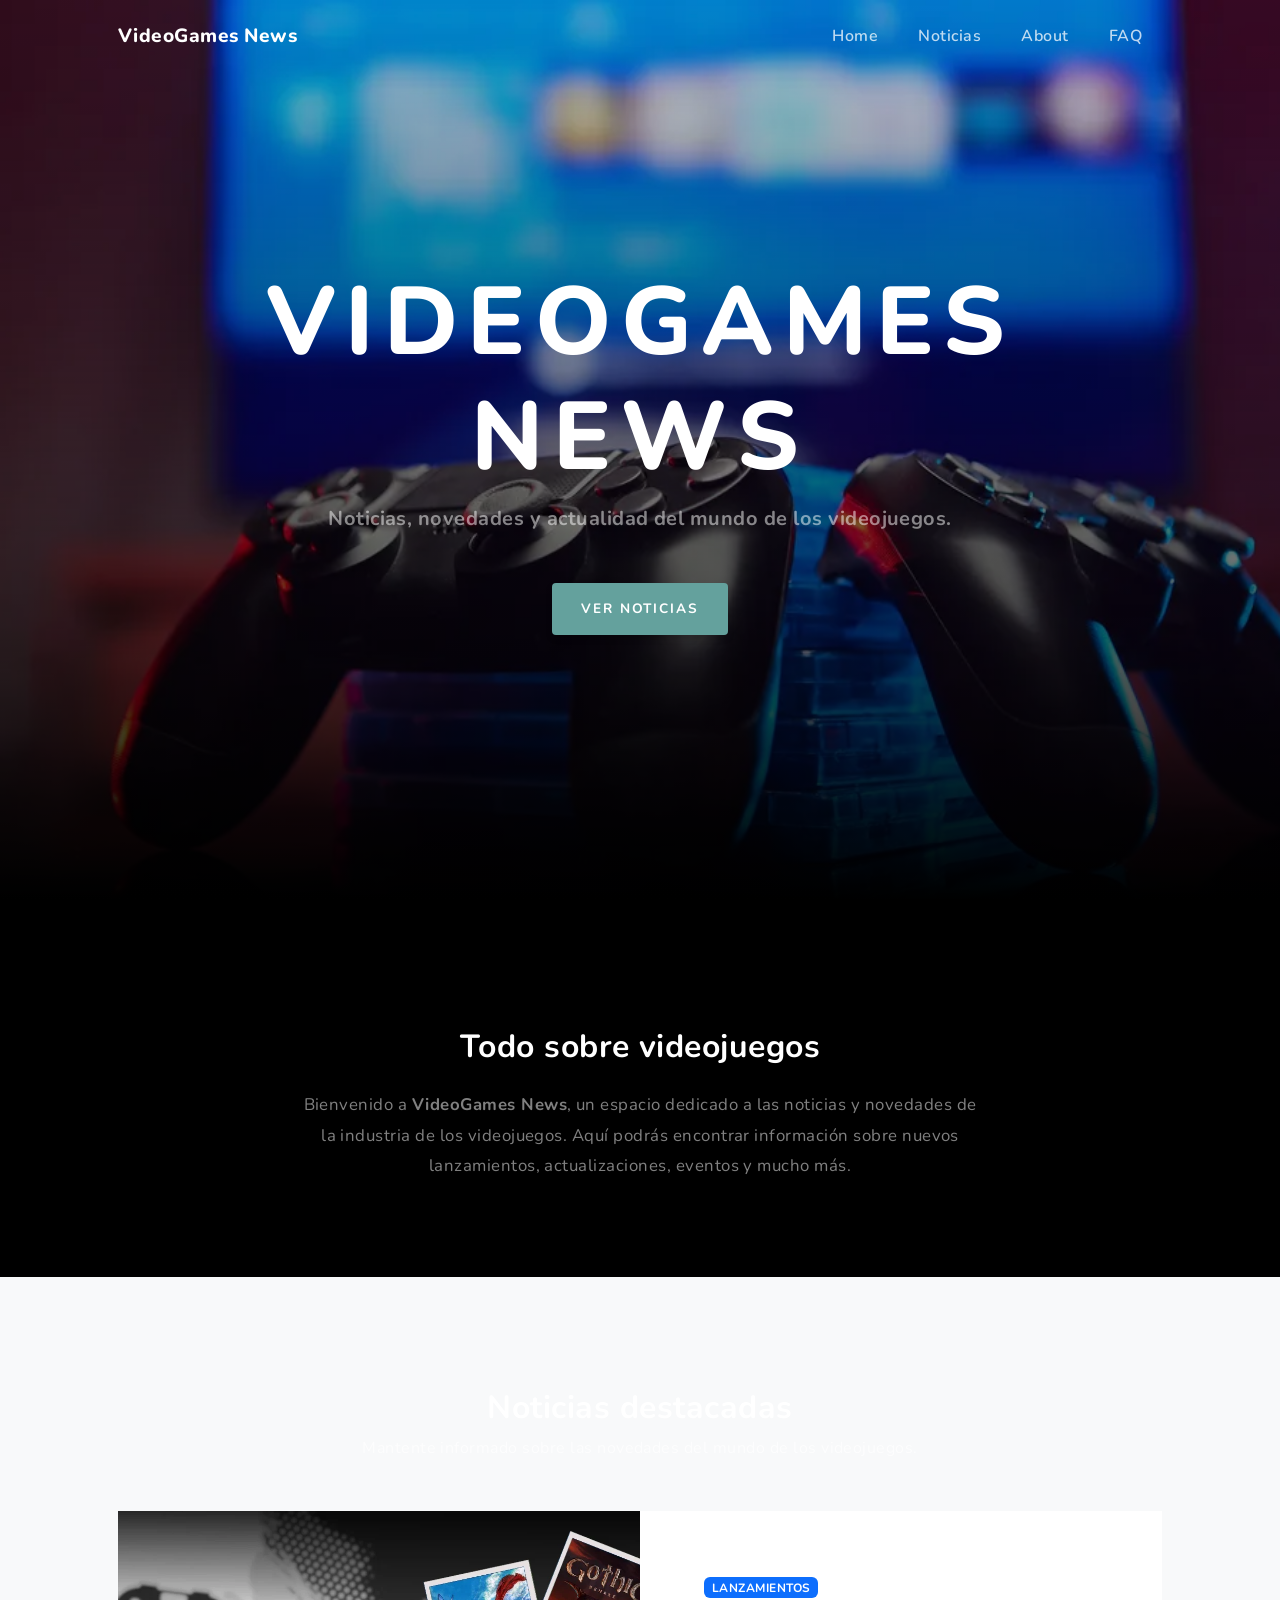
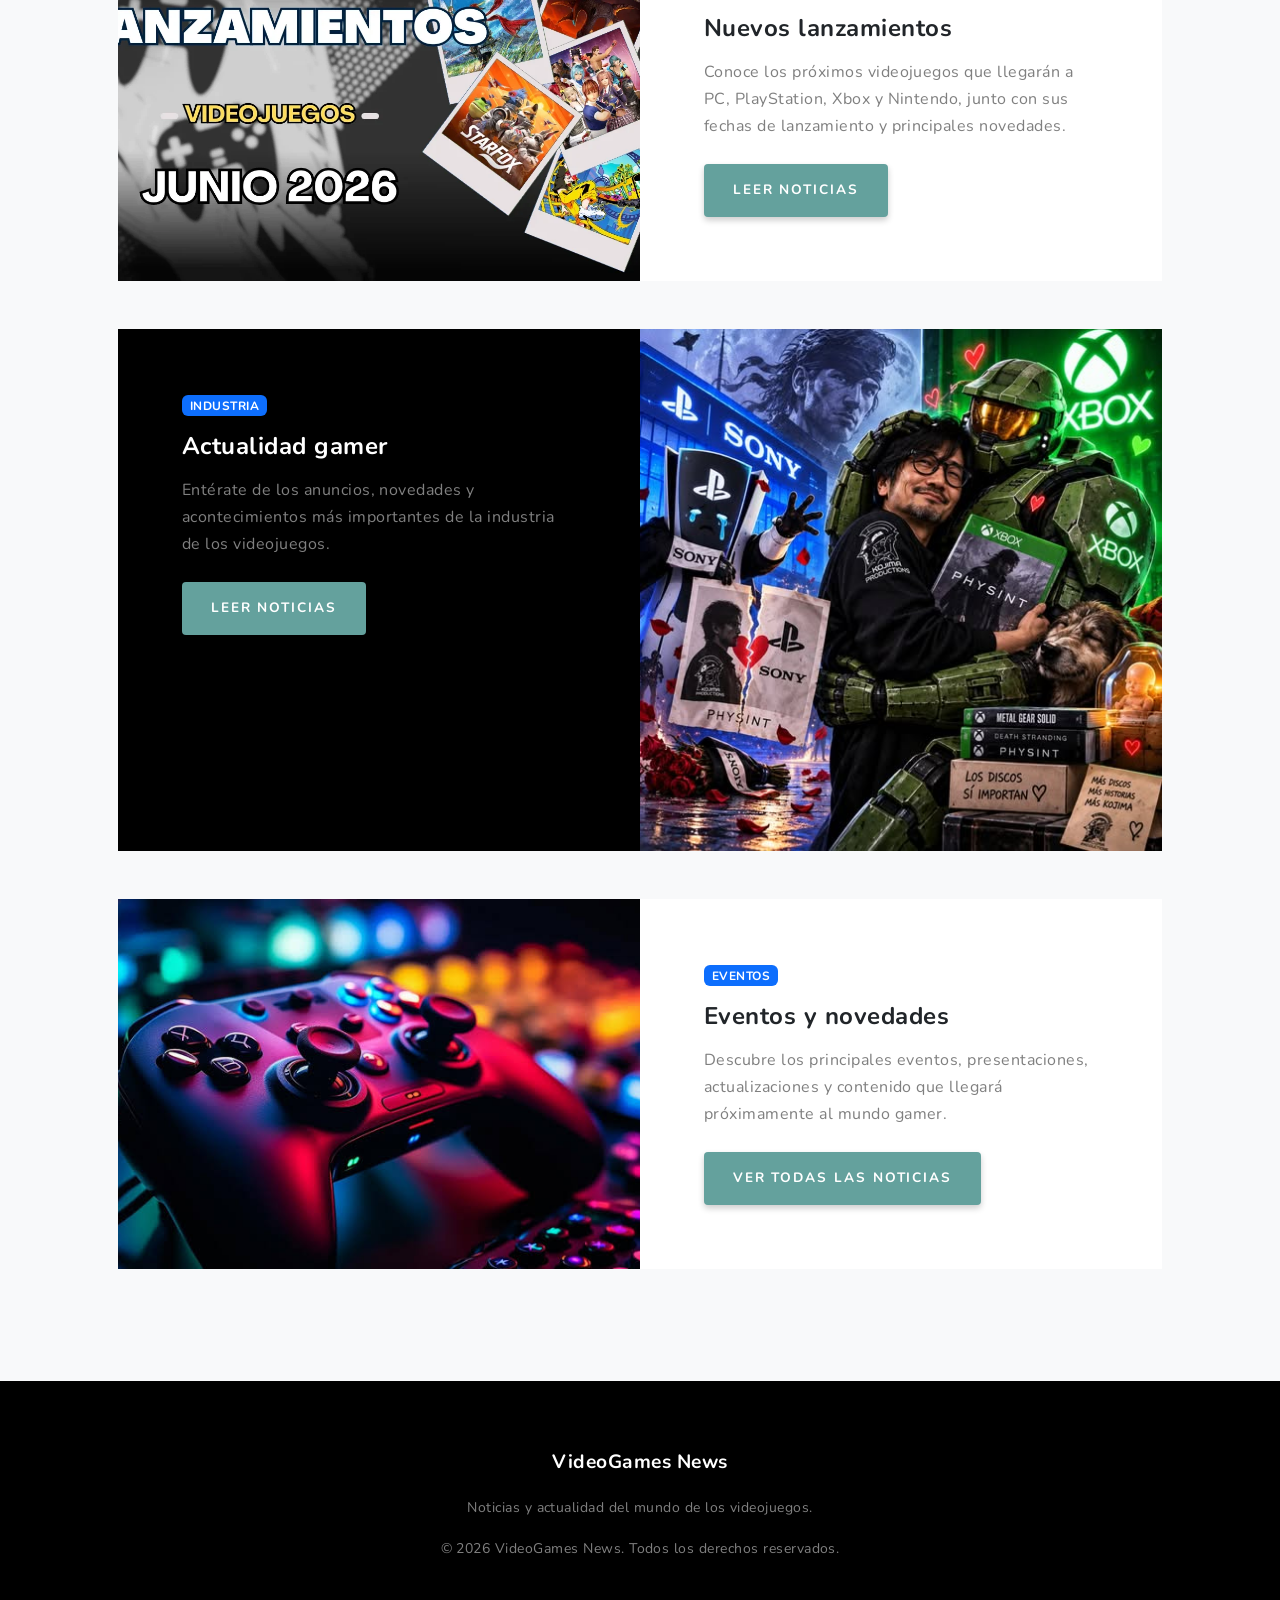
<file: index.html>
<!DOCTYPE html>
<html lang="es">
<head>
    <meta charset="utf-8" />
    <meta name="viewport" content="width=device-width, initial-scale=1, shrink-to-fit=no" />

    <meta name="description" content="VideoGames News - Noticias, novedades y actualidad del mundo de los videojuegos." />
    <meta name="author" content="VideoGames News" />

    <title>VideoGames News</title>

    <link rel="icon" type="image/x-icon" href="assets/favicon.ico" />

    <!-- Google Fonts -->
    <link href="https://fonts.googleapis.com/css2?family=Nunito:wght@400;600;700;800&display=swap" rel="stylesheet">

    <!-- Bootstrap Icons -->
    <link href="https://cdn.jsdelivr.net/npm/bootstrap-icons@1.11.3/font/bootstrap-icons.css" rel="stylesheet">

    <!-- Bootstrap -->
    <link href="https://cdn.jsdelivr.net/npm/bootstrap@5.2.3/dist/css/bootstrap.min.css" rel="stylesheet">

    <!-- CSS propio -->
    <link href="css/styles.css" rel="stylesheet" />
</head>

<body id="page-top" class="d-flex flex-column h-100">

    <!-- NAVBAR -->
    <nav class="navbar navbar-expand-lg fixed-top" id="mainNav">
        <div class="container px-4 px-lg-5">

            <a class="navbar-brand" href="index.html">
                VideoGames News
            </a>

            <button class="navbar-toggler" 
                    type="button" 
                    data-bs-toggle="collapse" 
                    data-bs-target="#navbarResponsive"
                    aria-controls="navbarResponsive" 
                    aria-expanded="false" 
                    aria-label="Toggle navigation">
                <i class="bi bi-list"></i>
            </button>

            <div class="collapse navbar-collapse" id="navbarResponsive">
                <ul class="navbar-nav ms-auto">

                    <li class="nav-item">
                        <a class="nav-link" href="index.html">Home</a>
                    </li>

                    <li class="nav-item">
                        <a class="nav-link" href="noticias.html">Noticias</a>
                    </li>

                    <li class="nav-item">
                        <a class="nav-link" href="about.html">About</a>
                    </li>

                    <li class="nav-item">
                        <a class="nav-link" href="faq.html">FAQ</a>
                    </li>

                </ul>
            </div>
        </div>
    </nav>


    <!-- HERO / PORTADA -->
    <header class="masthead">

        <div class="container px-4 px-lg-5 d-flex h-100 align-items-center justify-content-center">

            <div class="text-center">

                <h1 class="mx-auto my-0 text-uppercase">
                    VideoGames News
                </h1>

                <h2 class="text-white-50 mx-auto mt-2 mb-5">
                    Noticias, novedades y actualidad del mundo de los videojuegos.
                </h2>

                <a class="btn btn-primary" href="noticias.html">
                    Ver noticias
                </a>

            </div>

        </div>

    </header>


    <!-- PRESENTACIÓN -->
    <section class="about-section text-center" id="about">

        <div class="container px-4 px-lg-5">

            <div class="row justify-content-center">

                <div class="col-lg-8">

                    <h2 class="text-white mb-4">
                        Todo sobre videojuegos
                    </h2>

                    <p class="text-white-50">
                        Bienvenido a <strong>VideoGames News</strong>, un espacio dedicado
                        a las noticias y novedades de la industria de los videojuegos.
                        Aquí podrás encontrar información sobre nuevos lanzamientos,
                        actualizaciones, eventos y mucho más.
                    </p>

                </div>

            </div>

        </div>

    </section>


    <!-- NOTICIAS DESTACADAS -->
<section class="projects-section bg-light" id="noticias">

    <div class="container px-4 px-lg-5">

        <div class="text-center mb-5">

            <h2 class="section-title">
                Noticias destacadas
            </h2>

            <p class="text-muted">
                Mantente informado sobre las novedades del mundo de los videojuegos.
            </p>

        </div>


        <!-- NOTICIA 1 -->
        <div class="row gx-0 mb-5 justify-content-center">

            <div class="col-lg-6">
                <img class="img-fluid"
                     src="assets/img/lanzamientos.jpg"
                     alt="Nuevos lanzamientos de videojuegos">
            </div>

            <div class="col-lg-6">

                <div class="bg-white h-100 project-text">

                    <span class="badge bg-primary mb-3">
                        LANZAMIENTOS
                    </span>

                    <h4>
                        Nuevos lanzamientos
                    </h4>

                    <p class="mb-0 text-black-50">
                        Conoce los próximos videojuegos que llegarán a PC,
                        PlayStation, Xbox y Nintendo, junto con sus fechas
                        de lanzamiento y principales novedades.
                    </p>

                    <a href="noticias.html" class="btn btn-primary mt-4">
                        Leer noticias
                    </a>

                </div>

            </div>

        </div>


        <!-- NOTICIA 2 -->
        <div class="row gx-0 mb-5 justify-content-center">

            <div class="col-lg-6">

                <img class="img-fluid"
                     src="assets/img/noticia3.jpg"
                     alt="Noticias de la industria de videojuegos">

            </div>

            <div class="col-lg-6 order-lg-first">

                <div class="bg-black h-100 project-text">

                    <span class="badge bg-primary mb-3">
                        INDUSTRIA
                    </span>

                    <h4 class="text-white">
                        Actualidad gamer
                    </h4>

                    <p class="mb-0 text-white-50">
                        Entérate de los anuncios, novedades y acontecimientos
                        más importantes de la industria de los videojuegos.
                    </p>

                    <a href="noticias.html" class="btn btn-primary mt-4">
                        Leer noticias
                    </a>

                </div>

            </div>

        </div>


        <!-- NOTICIA 3 -->
        <div class="row gx-0 justify-content-center">

            <div class="col-lg-6">

                <img class="img-fluid"
                     src="assets/img/novedades.jpg"
                     alt="Eventos y novedades de videojuegos">

            </div>

            <div class="col-lg-6">

                <div class="bg-white h-100 project-text">

                    <span class="badge bg-primary mb-3">
                        EVENTOS
                    </span>

                    <h4>
                        Eventos y novedades
                    </h4>

                    <p class="mb-0 text-black-50">
                        Descubre los principales eventos, presentaciones,
                        actualizaciones y contenido que llegará próximamente
                        al mundo gamer.
                    </p>

                    <a href="noticias.html" class="btn btn-primary mt-4">
                        Ver todas las noticias
                    </a>

                </div>

            </div>

        </div>

    </div>

</section>


    <!-- FOOTER -->
    <footer class="footer bg-black small text-center text-white-50">

        <div class="container px-4 px-lg-5">

            <div class="mb-3">
                <strong>VideoGames News</strong>
            </div>

            <div class="mb-3">
                Noticias y actualidad del mundo de los videojuegos.
            </div>

            <div>
                &copy; 2026 VideoGames News. Todos los derechos reservados.
            </div>

        </div>

    </footer>


    <!-- Bootstrap JS -->
    <script src="https://cdn.jsdelivr.net/npm/bootstrap@5.2.3/dist/js/bootstrap.bundle.min.js"></script>

    <!-- JavaScript propio -->
    <script src="js/scripts.js"></script>

</body>
</html>
</file>
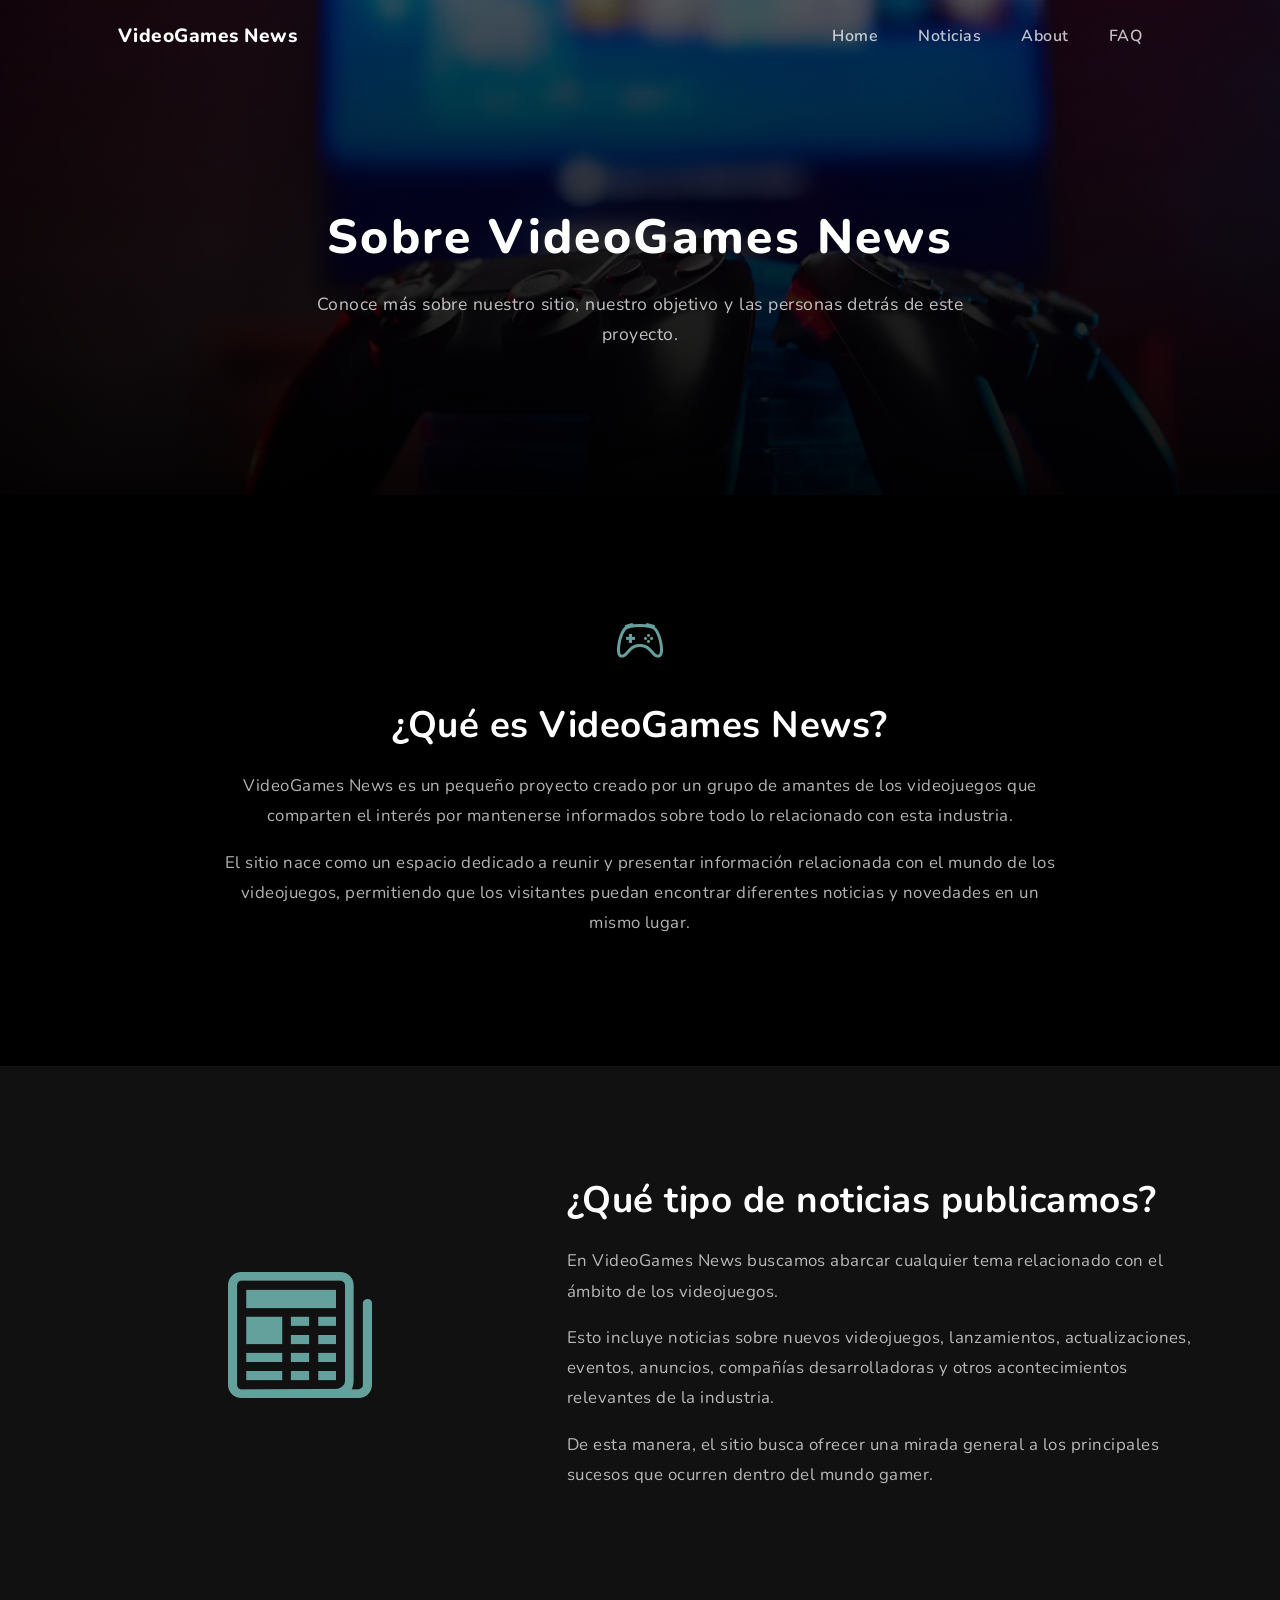
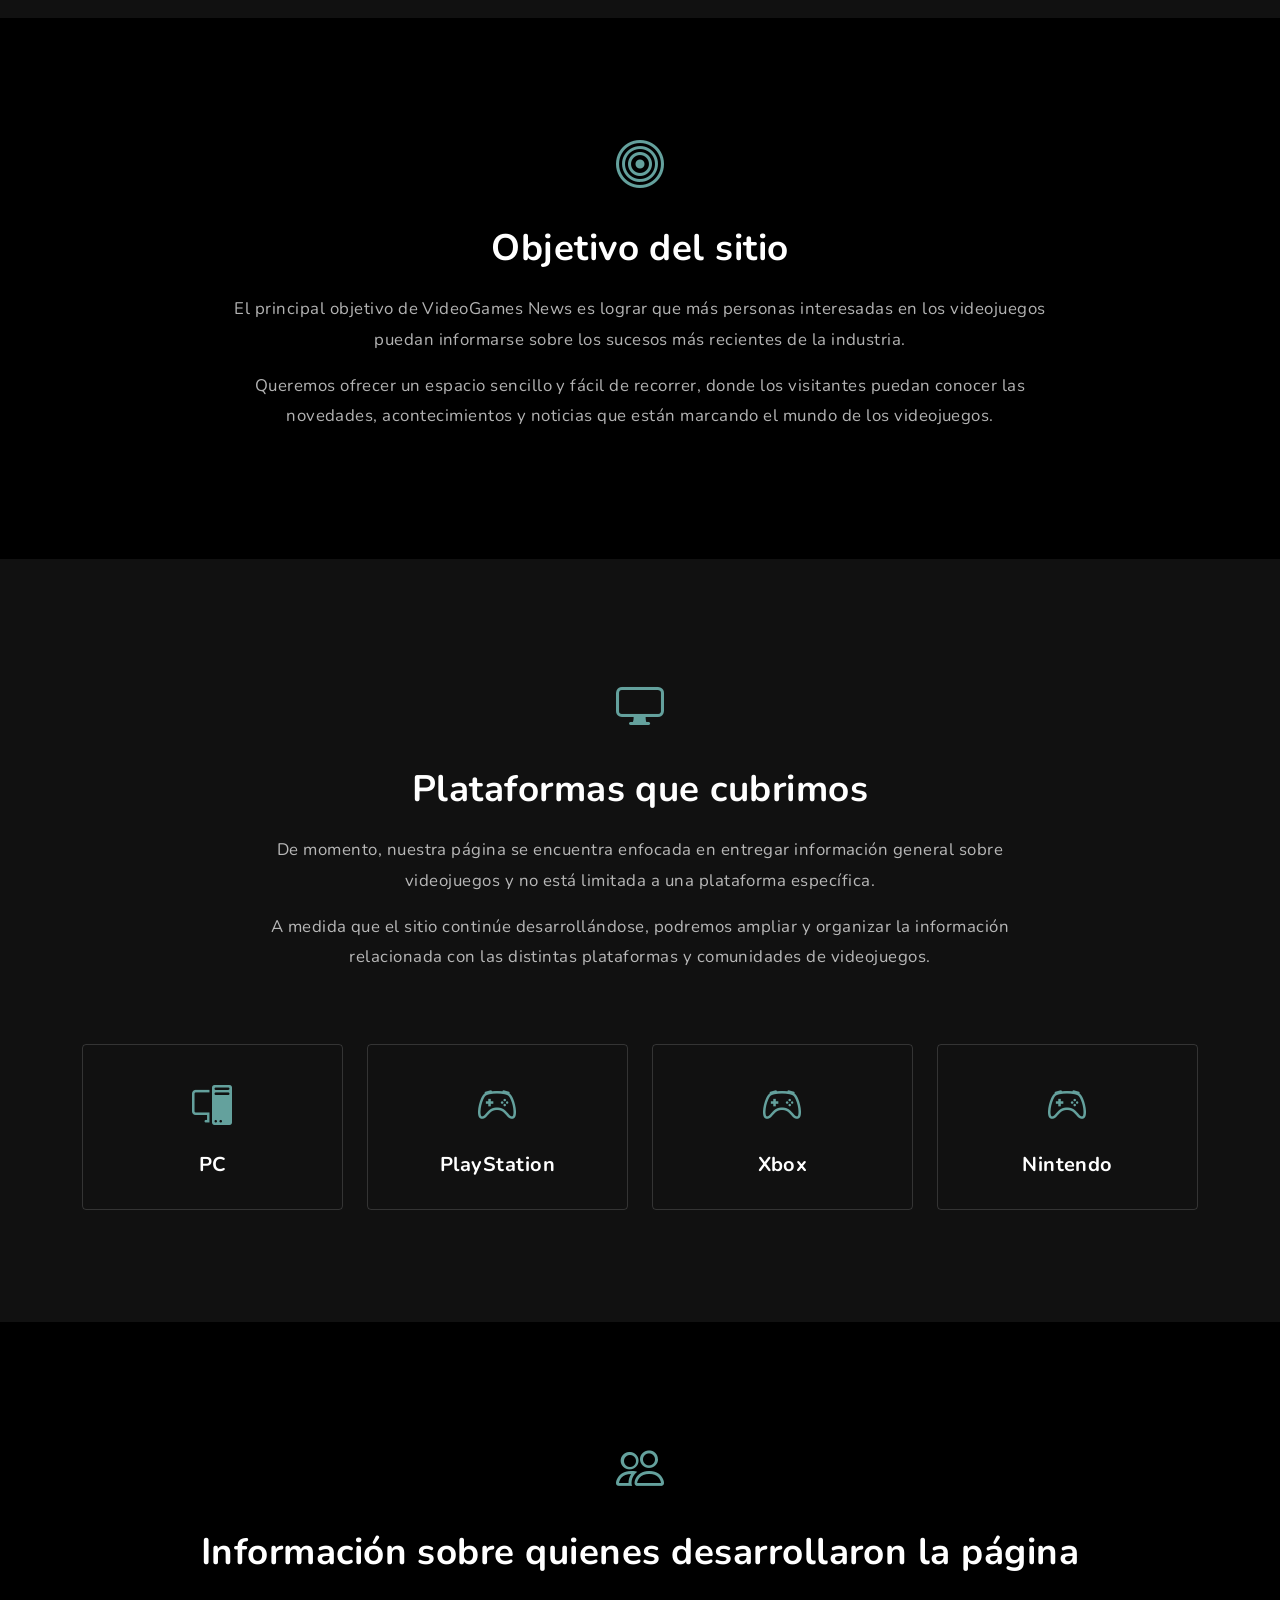
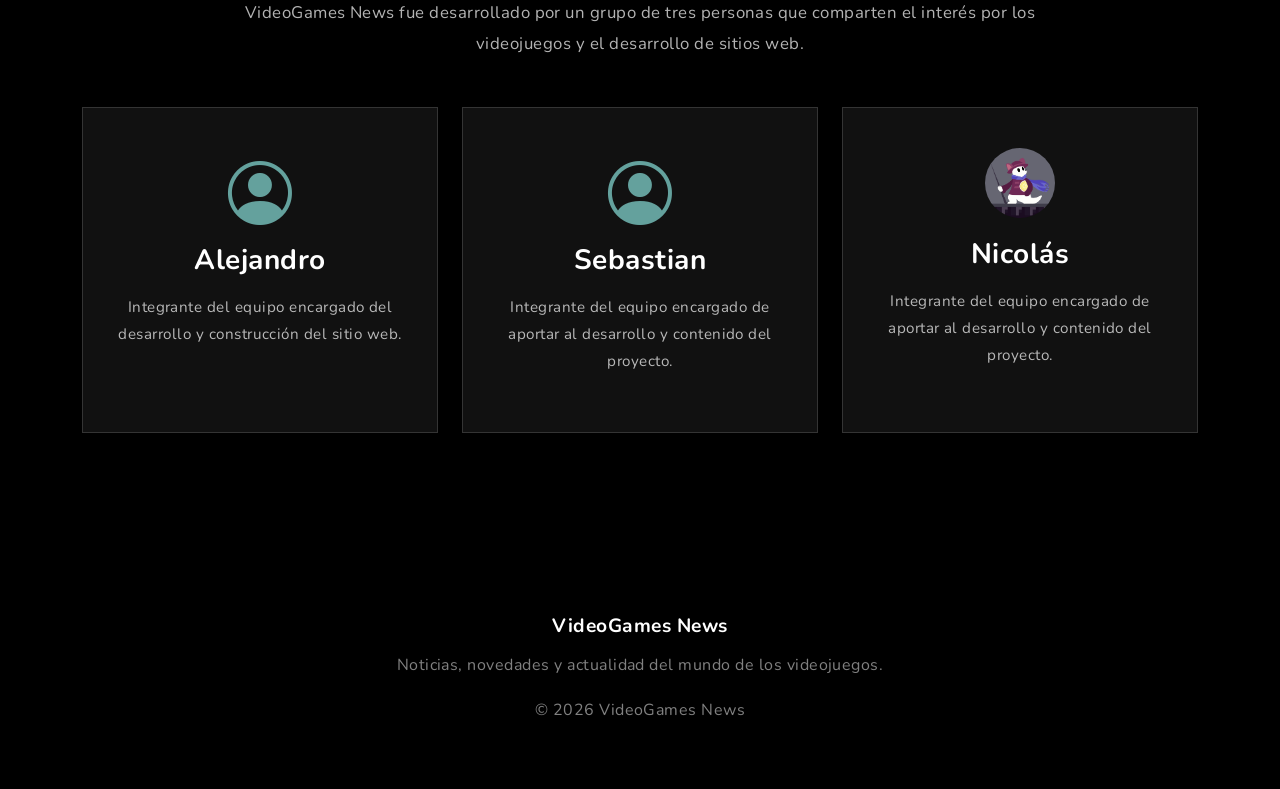
<file: about.html>
<!DOCTYPE html>
<html lang="es">

<head>
    <meta charset="utf-8" />
    <meta name="viewport" content="width=device-width, initial-scale=1, shrink-to-fit=no" />

    <meta name="description"
        content="VideoGames News - Noticias, novedades y actualidad del mundo de los videojuegos." />
    <meta name="author" content="VideoGames News" />

    <title>VideoGames News</title>

    <link rel="icon" type="image/x-icon" href="assets/favicon.ico" />

    <!-- Google Fonts -->
    <link href="https://fonts.googleapis.com/css2?family=Nunito:wght@400;600;700;800&display=swap" rel="stylesheet">

    <!-- Bootstrap Icons -->
    <link href="https://cdn.jsdelivr.net/npm/bootstrap-icons@1.11.3/font/bootstrap-icons.css" rel="stylesheet">

    <!-- Bootstrap -->
    <link href="https://cdn.jsdelivr.net/npm/bootstrap@5.2.3/dist/css/bootstrap.min.css" rel="stylesheet">

    <!-- CSS propio -->
    <link href="css/styles.css" rel="stylesheet" />
</head>

<body id="page-top" class="d-flex flex-column h-100">

    <!-- NAVBAR -->
    <nav class="navbar navbar-expand-lg fixed-top" id="mainNav">
        <div class="container px-4 px-lg-5">

            <a class="navbar-brand" href="index.html">
                VideoGames News
            </a>

            <button class="navbar-toggler" type="button" data-bs-toggle="collapse" data-bs-target="#navbarResponsive"
                aria-controls="navbarResponsive" aria-expanded="false" aria-label="Toggle navigation">
                <i class="bi bi-list"></i>
            </button>

            <div class="collapse navbar-collapse" id="navbarResponsive">
                <ul class="navbar-nav ms-auto">

                    <li class="nav-item">
                        <a class="nav-link" href="index.html">Home</a>
                    </li>

                    <li class="nav-item">
                        <a class="nav-link" href="noticias.html">Noticias</a>
                    </li>

                    <li class="nav-item">
                        <a class="nav-link" href="about.html">About</a>
                    </li>

                    <li class="nav-item">
                        <a class="nav-link" href="faq.html">FAQ</a>
                    </li>

                </ul>
            </div>
        </div>
    </nav>


    <!-- ENCABEZADO -->
    <header class="about-header">

        <div class="container text-center">

            <h1>Sobre VideoGames News</h1>

            <p>
                Conoce más sobre nuestro sitio, nuestro objetivo
                y las personas detrás de este proyecto.
            </p>

        </div>

    </header>


    <!-- QUÉ ES VIDEOGAMES NEWS -->
    <section class="about-info-section">

        <div class="container">

            <div class="row justify-content-center">

                <div class="col-lg-9 text-center">

                    <i class="bi bi-controller about-icon"></i>

                    <h2>¿Qué es VideoGames News?</h2>

                    <p>
                        VideoGames News es un pequeño proyecto creado por un grupo
                        de amantes de los videojuegos que comparten el interés por
                        mantenerse informados sobre todo lo relacionado con esta
                        industria.
                    </p>

                    <p>
                        El sitio nace como un espacio dedicado a reunir y presentar
                        información relacionada con el mundo de los videojuegos,
                        permitiendo que los visitantes puedan encontrar diferentes
                        noticias y novedades en un mismo lugar.
                    </p>

                </div>

            </div>

        </div>

    </section>


    <!-- TIPO DE NOTICIAS -->
    <section class="about-dark-section">

        <div class="container">

            <div class="row align-items-center g-5">

                <div class="col-lg-5 text-center">

                    <i class="bi bi-newspaper about-big-icon"></i>

                </div>

                <div class="col-lg-7">

                    <h2>¿Qué tipo de noticias publicamos?</h2>

                    <p>
                        En VideoGames News buscamos abarcar cualquier tema
                        relacionado con el ámbito de los videojuegos.
                    </p>

                    <p>
                        Esto incluye noticias sobre nuevos videojuegos,
                        lanzamientos, actualizaciones, eventos, anuncios,
                        compañías desarrolladoras y otros acontecimientos
                        relevantes de la industria.
                    </p>

                    <p>
                        De esta manera, el sitio busca ofrecer una mirada
                        general a los principales sucesos que ocurren dentro
                        del mundo gamer.
                    </p>

                </div>

            </div>

        </div>

    </section>


    <!-- OBJETIVO -->
    <section class="about-info-section">

        <div class="container">

            <div class="row justify-content-center">

                <div class="col-lg-9 text-center">

                    <i class="bi bi-bullseye about-icon"></i>

                    <h2>Objetivo del sitio</h2>

                    <p>
                        El principal objetivo de VideoGames News es lograr que
                        más personas interesadas en los videojuegos puedan
                        informarse sobre los sucesos más recientes de la industria.
                    </p>

                    <p>
                        Queremos ofrecer un espacio sencillo y fácil de recorrer,
                        donde los visitantes puedan conocer las novedades,
                        acontecimientos y noticias que están marcando el mundo
                        de los videojuegos.
                    </p>

                </div>

            </div>

        </div>

    </section>


    <!-- PLATAFORMAS -->
    <section class="about-dark-section">

        <div class="container text-center">

            <i class="bi bi-display about-icon"></i>

            <h2>Plataformas que cubrimos</h2>

            <p class="about-platform-text">
                De momento, nuestra página se encuentra enfocada en entregar
                información general sobre videojuegos y no está limitada a una
                plataforma específica.
            </p>

            <p class="about-platform-text">
                A medida que el sitio continúe desarrollándose, podremos ampliar
                y organizar la información relacionada con las distintas
                plataformas y comunidades de videojuegos.
            </p>

            <div class="row mt-5 g-4">

                <div class="col-md-3">
                    <div class="platform-box">
                        <i class="bi bi-pc-display"></i>
                        <h5>PC</h5>
                    </div>
                </div>

                <div class="col-md-3">
                    <div class="platform-box">
                        <i class="bi bi-controller"></i>
                        <h5>PlayStation</h5>
                    </div>
                </div>

                <div class="col-md-3">
                    <div class="platform-box">
                        <i class="bi bi-controller"></i>
                        <h5>Xbox</h5>
                    </div>
                </div>

                <div class="col-md-3">
                    <div class="platform-box">
                        <i class="bi bi-controller"></i>
                        <h5>Nintendo</h5>
                    </div>
                </div>

            </div>

        </div>

    </section>


    <!-- DESARROLLADORES -->
    <section class="about-team-section">

        <div class="container text-center">

            <i class="bi bi-people about-icon"></i>

            <h2>Información sobre quienes desarrollaron la página</h2>

            <p class="team-description">
                VideoGames News fue desarrollado por un grupo de tres personas
                que comparten el interés por los videojuegos y el desarrollo
                de sitios web.
            </p>

            <div class="row justify-content-center g-4 mt-4">

                <!-- ALEJANDRO -->
                <div class="col-md-4">

                    <div class="team-card">

                        <i class="bi bi-person-circle"></i>

                        <h3>Alejandro</h3>

                        <p>
                            Integrante del equipo encargado del desarrollo
                            y construcción del sitio web.
                        </p>

                    </div>

                </div>


                <!-- SEBASTIAN -->
                <div class="col-md-4">

                    <div class="team-card">

                        <i class="bi bi-person-circle"></i>

                        <h3>Sebastian</h3>

                        <p>
                            Integrante del equipo encargado de aportar
                            al desarrollo y contenido del proyecto.
                        </p>

                    </div>

                </div>


                <!-- NICOLAS -->
                <div class="col-md-4">

                    <div class="team-card">

                        <img src="assets/img/nico_icon.webp"
                            alt="icon"
                            style="width: 70px;
                            height: auto;
                            border-radius: 50%;
                            margin-bottom: 20px;">

                        <h3>Nicolás</h3>

                        <p>
                            Integrante del equipo encargado de aportar
                            al desarrollo y contenido del proyecto.
                        </p>

                    </div>

                </div>

            </div>

        </div>

    </section>


    <!-- FOOTER -->
    <footer class="footer text-center">

        <div class="container">

            <strong>VideoGames News</strong>

            <p class="text-white-50 mb-0 mt-2">
                Noticias, novedades y actualidad del mundo de los videojuegos.
            </p>

            <p class="text-white-50 mt-3 mb-0">
                © 2026 VideoGames News
            </p>

        </div>

    </footer>


    <!-- Bootstrap JS -->
    <script src="https://cdn.jsdelivr.net/npm/bootstrap@5.2.3/dist/js/bootstrap.bundle.min.js"></script>

    <!-- JavaScript propio -->
    <script src="js/scripts.js"></script>

</body>

</html>
</file>
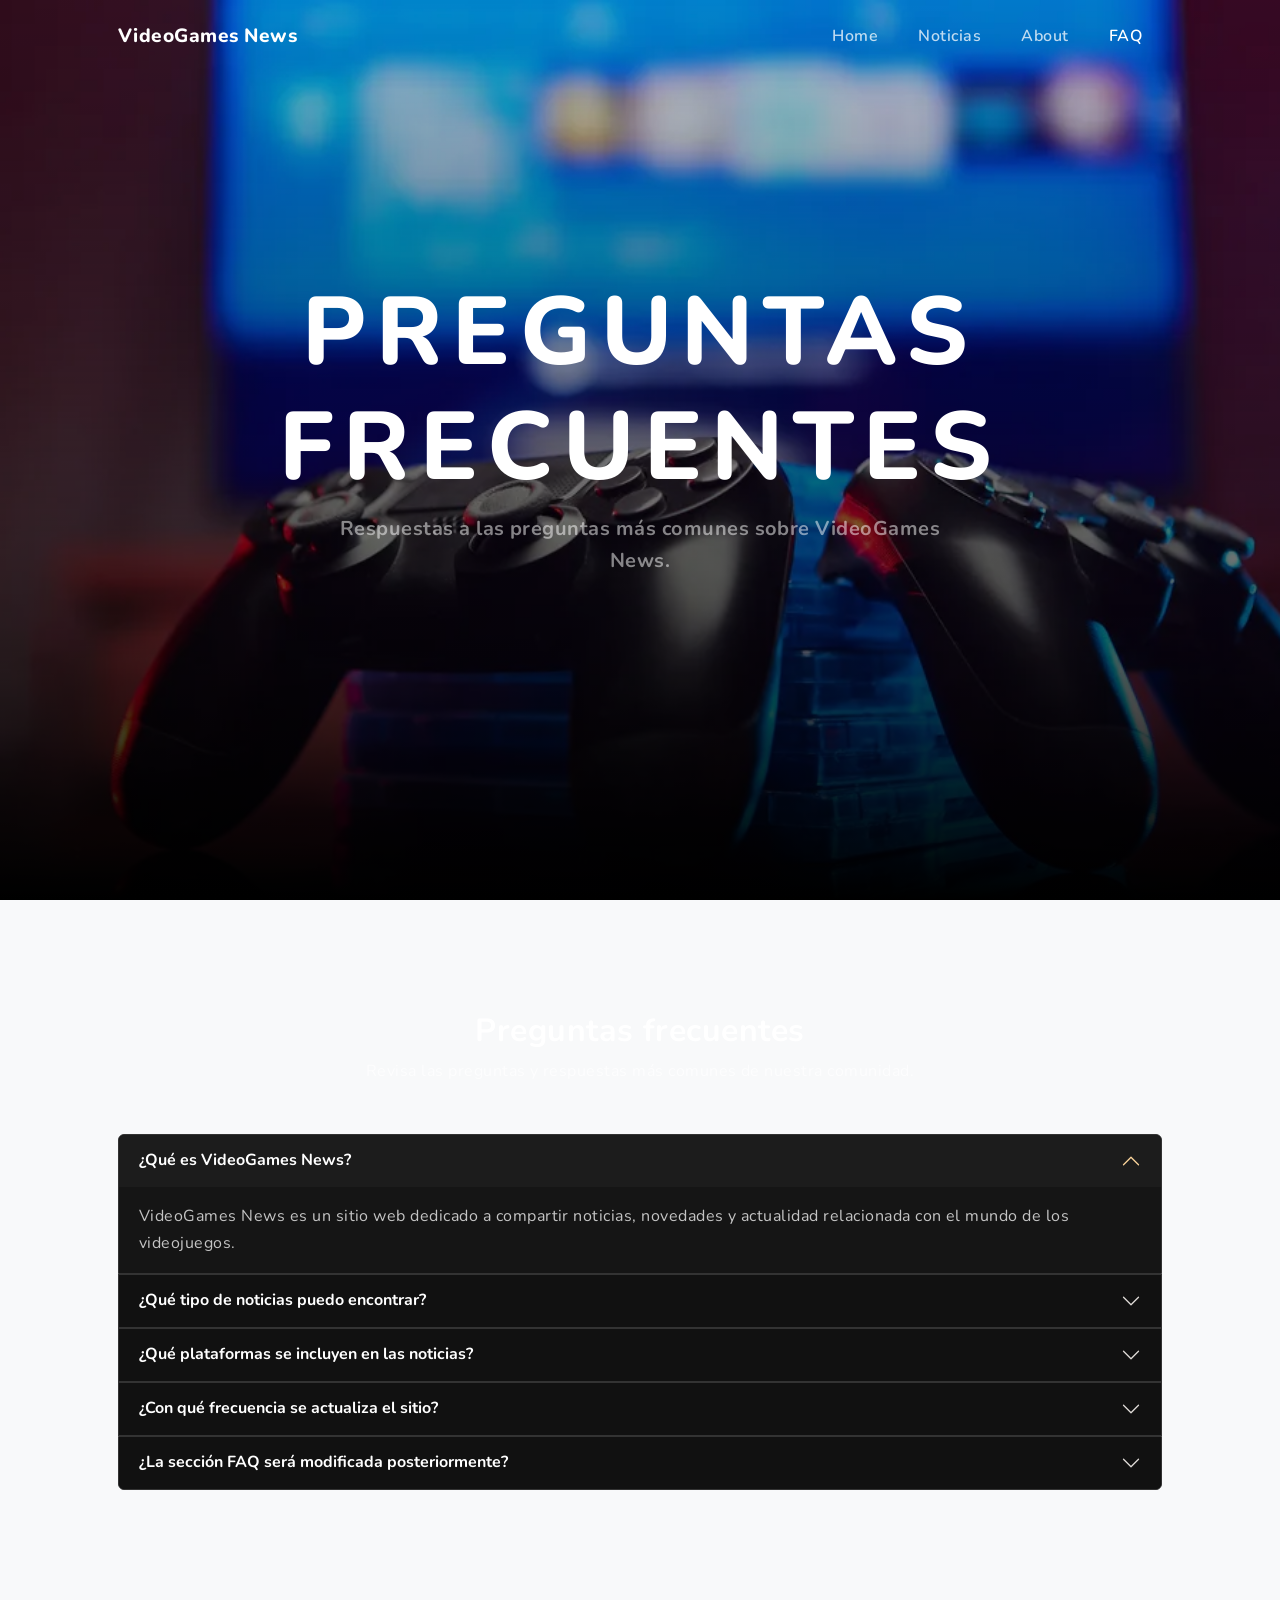
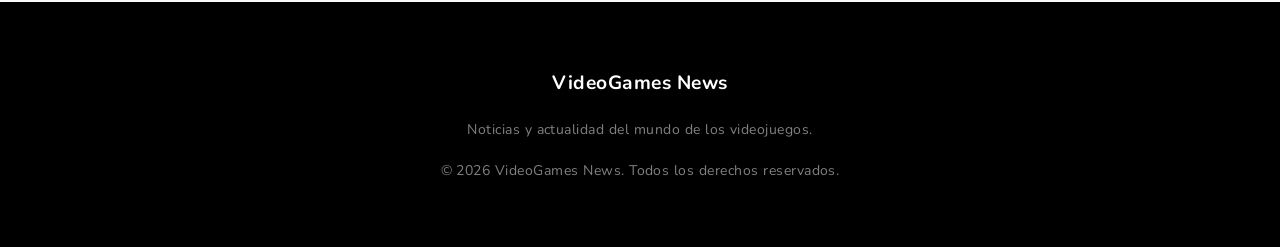
<file: faq.html>
<!DOCTYPE html>
<html lang="es">
<head>
    <meta charset="utf-8" />
    <meta name="viewport" content="width=device-width, initial-scale=1, shrink-to-fit=no" />

    <meta name="description" content="Preguntas frecuentes de VideoGames News." />
    <meta name="author" content="VideoGames News" />

    <title>FAQ - VideoGames News</title>

    <link rel="icon" type="image/x-icon" href="assets/favicon.ico" />

    <!-- Google Fonts -->
    <link href="https://fonts.googleapis.com/css2?family=Nunito:wght@400;600;700;800&display=swap" rel="stylesheet">

    <!-- Bootstrap Icons -->
    <link href="https://cdn.jsdelivr.net/npm/bootstrap-icons@1.11.3/font/bootstrap-icons.css" rel="stylesheet">

    <!-- Bootstrap -->
    <link href="https://cdn.jsdelivr.net/npm/bootstrap@5.2.3/dist/css/bootstrap.min.css" rel="stylesheet">

    <!-- CSS propio -->
    <link href="css/styles.css" rel="stylesheet" />
</head>

<body id="page-top" class="d-flex flex-column min-vh-100">

    <!-- NAVBAR -->
    <nav class="navbar navbar-expand-lg fixed-top" id="mainNav">
        <div class="container px-4 px-lg-5">

            <a class="navbar-brand" href="index.html">
                VideoGames News
            </a>

            <button class="navbar-toggler"
                    type="button"
                    data-bs-toggle="collapse"
                    data-bs-target="#navbarResponsive"
                    aria-controls="navbarResponsive"
                    aria-expanded="false"
                    aria-label="Toggle navigation">

                <i class="bi bi-list"></i>

            </button>

            <div class="collapse navbar-collapse" id="navbarResponsive">

                <ul class="navbar-nav ms-auto">

                    <li class="nav-item">
                        <a class="nav-link" href="index.html">
                            Home
                        </a>
                    </li>

                    <li class="nav-item">
                        <a class="nav-link" href="noticias.html">
                            Noticias
                        </a>
                    </li>

                    <li class="nav-item">
                        <a class="nav-link" href="about.html">
                            About
                        </a>
                    </li>

                    <li class="nav-item">
                        <a class="nav-link active" href="FAQ.html">
                            FAQ
                        </a>
                    </li>

                </ul>

            </div>
        </div>
    </nav>


    <!-- HERO FAQ -->
    <header class="masthead">

        <div class="container px-4 px-lg-5 d-flex h-100 align-items-center justify-content-center">

            <div class="text-center">

                <h1 class="mx-auto my-0 text-uppercase">
                    Preguntas frecuentes
                </h1>

                <h2 class="text-white-50 mx-auto mt-2 mb-5">
                    Respuestas a las preguntas más comunes sobre VideoGames News.
                </h2>

            </div>

        </div>

    </header>


    <!-- SECCIÓN FAQ -->
    <section class="projects-section bg-light">

        <div class="container px-4 px-lg-5">

            <div class="text-center mb-5">

                <h2 class="section-title">
                    Preguntas frecuentes
                </h2>

                <p class="text-muted">
                    Revisa las preguntas y respuestas más comunes de nuestra comunidad.
                </p>

            </div>


            <!-- ACORDEÓN -->
            <div class="accordion" id="faqAccordion">


                <!-- PREGUNTA 1 -->
                <div class="accordion-item">

                    <h2 class="accordion-header" id="headingOne">

                        <button class="accordion-button"
                                type="button"
                                data-bs-toggle="collapse"
                                data-bs-target="#collapseOne"
                                aria-expanded="true"
                                aria-controls="collapseOne">

                            ¿Qué es VideoGames News?

                        </button>

                    </h2>

                    <div id="collapseOne"
                         class="accordion-collapse collapse show"
                         aria-labelledby="headingOne"
                         data-bs-parent="#faqAccordion">

                        <div class="accordion-body">

                            <p class="mb-0">
                                VideoGames News es un sitio web dedicado a compartir
                                noticias, novedades y actualidad relacionada con el
                                mundo de los videojuegos.
                            </p>

                        </div>

                    </div>

                </div>


                <!-- PREGUNTA 2 -->
                <div class="accordion-item">

                    <h2 class="accordion-header" id="headingTwo">

                        <button class="accordion-button collapsed"
                                type="button"
                                data-bs-toggle="collapse"
                                data-bs-target="#collapseTwo"
                                aria-expanded="false"
                                aria-controls="collapseTwo">

                            ¿Qué tipo de noticias puedo encontrar?

                        </button>

                    </h2>

                    <div id="collapseTwo"
                         class="accordion-collapse collapse"
                         aria-labelledby="headingTwo"
                         data-bs-parent="#faqAccordion">

                        <div class="accordion-body">

                            <p class="mb-0">
                                En el sitio puedes encontrar información sobre nuevos
                                lanzamientos, eventos, actualizaciones, novedades de
                                la industria y otros acontecimientos relacionados con
                                los videojuegos.
                            </p>

                        </div>

                    </div>

                </div>


                <!-- PREGUNTA 3 -->
                <div class="accordion-item">

                    <h2 class="accordion-header" id="headingThree">

                        <button class="accordion-button collapsed"
                                type="button"
                                data-bs-toggle="collapse"
                                data-bs-target="#collapseThree"
                                aria-expanded="false"
                                aria-controls="collapseThree">

                            ¿Qué plataformas se incluyen en las noticias?

                        </button>

                    </h2>

                    <div id="collapseThree"
                         class="accordion-collapse collapse"
                         aria-labelledby="headingThree"
                         data-bs-parent="#faqAccordion">

                        <div class="accordion-body">

                            <p class="mb-0">
                                Las noticias pueden estar relacionadas con diferentes
                                plataformas, incluyendo PC, PlayStation, Xbox y
                                Nintendo.
                            </p>

                        </div>

                    </div>

                </div>


                <!-- PREGUNTA 4 -->
                <div class="accordion-item">

                    <h2 class="accordion-header" id="headingFour">

                        <button class="accordion-button collapsed"
                                type="button"
                                data-bs-toggle="collapse"
                                data-bs-target="#collapseFour"
                                aria-expanded="false"
                                aria-controls="collapseFour">

                            ¿Con qué frecuencia se actualiza el sitio?

                        </button>

                    </h2>

                    <div id="collapseFour"
                         class="accordion-collapse collapse"
                         aria-labelledby="headingFour"
                         data-bs-parent="#faqAccordion">

                        <div class="accordion-body">

                            <p class="mb-0">
                                El contenido del sitio puede actualizarse a medida que
                                aparecen nuevas noticias, lanzamientos y acontecimientos
                                relevantes de la industria de los videojuegos.
                            </p>

                        </div>

                    </div>

                </div>


                <!-- PREGUNTA 5 -->
                <div class="accordion-item">

                    <h2 class="accordion-header" id="headingFive">

                        <button class="accordion-button collapsed"
                                type="button"
                                data-bs-toggle="collapse"
                                data-bs-target="#collapseFive"
                                aria-expanded="false"
                                aria-controls="collapseFive">

                            ¿La sección FAQ será modificada posteriormente?

                        </button>

                    </h2>

                    <div id="collapseFive"
                         class="accordion-collapse collapse"
                         aria-labelledby="headingFive"
                         data-bs-parent="#faqAccordion">

                        <div class="accordion-body">

                            <p class="mb-0">
                                Actualmente las preguntas y respuestas son contenido
                                estático. En una etapa posterior, esta sección podrá
                                ser administrada dinámicamente mediante Django,
                                permitiendo agregar, modificar o eliminar preguntas
                                desde un panel de administración.
                            </p>

                        </div>

                    </div>

                </div>


            </div>

        </div>

    </section>


    <!-- FOOTER -->
    <footer class="footer bg-black small text-center text-white-50 mt-auto">

        <div class="container px-4 px-lg-5">

            <div class="mb-3">
                <strong>VideoGames News</strong>
            </div>

            <div class="mb-3">
                Noticias y actualidad del mundo de los videojuegos.
            </div>

            <div>
                &copy; 2026 VideoGames News. Todos los derechos reservados.
            </div>

        </div>

    </footer>


    <!-- Bootstrap JS -->
    <script src="https://cdn.jsdelivr.net/npm/bootstrap@5.2.3/dist/js/bootstrap.bundle.min.js"></script>

    <!-- JavaScript propio -->
    <script src="js/scripts.js"></script>

</body>
</html>
</file>
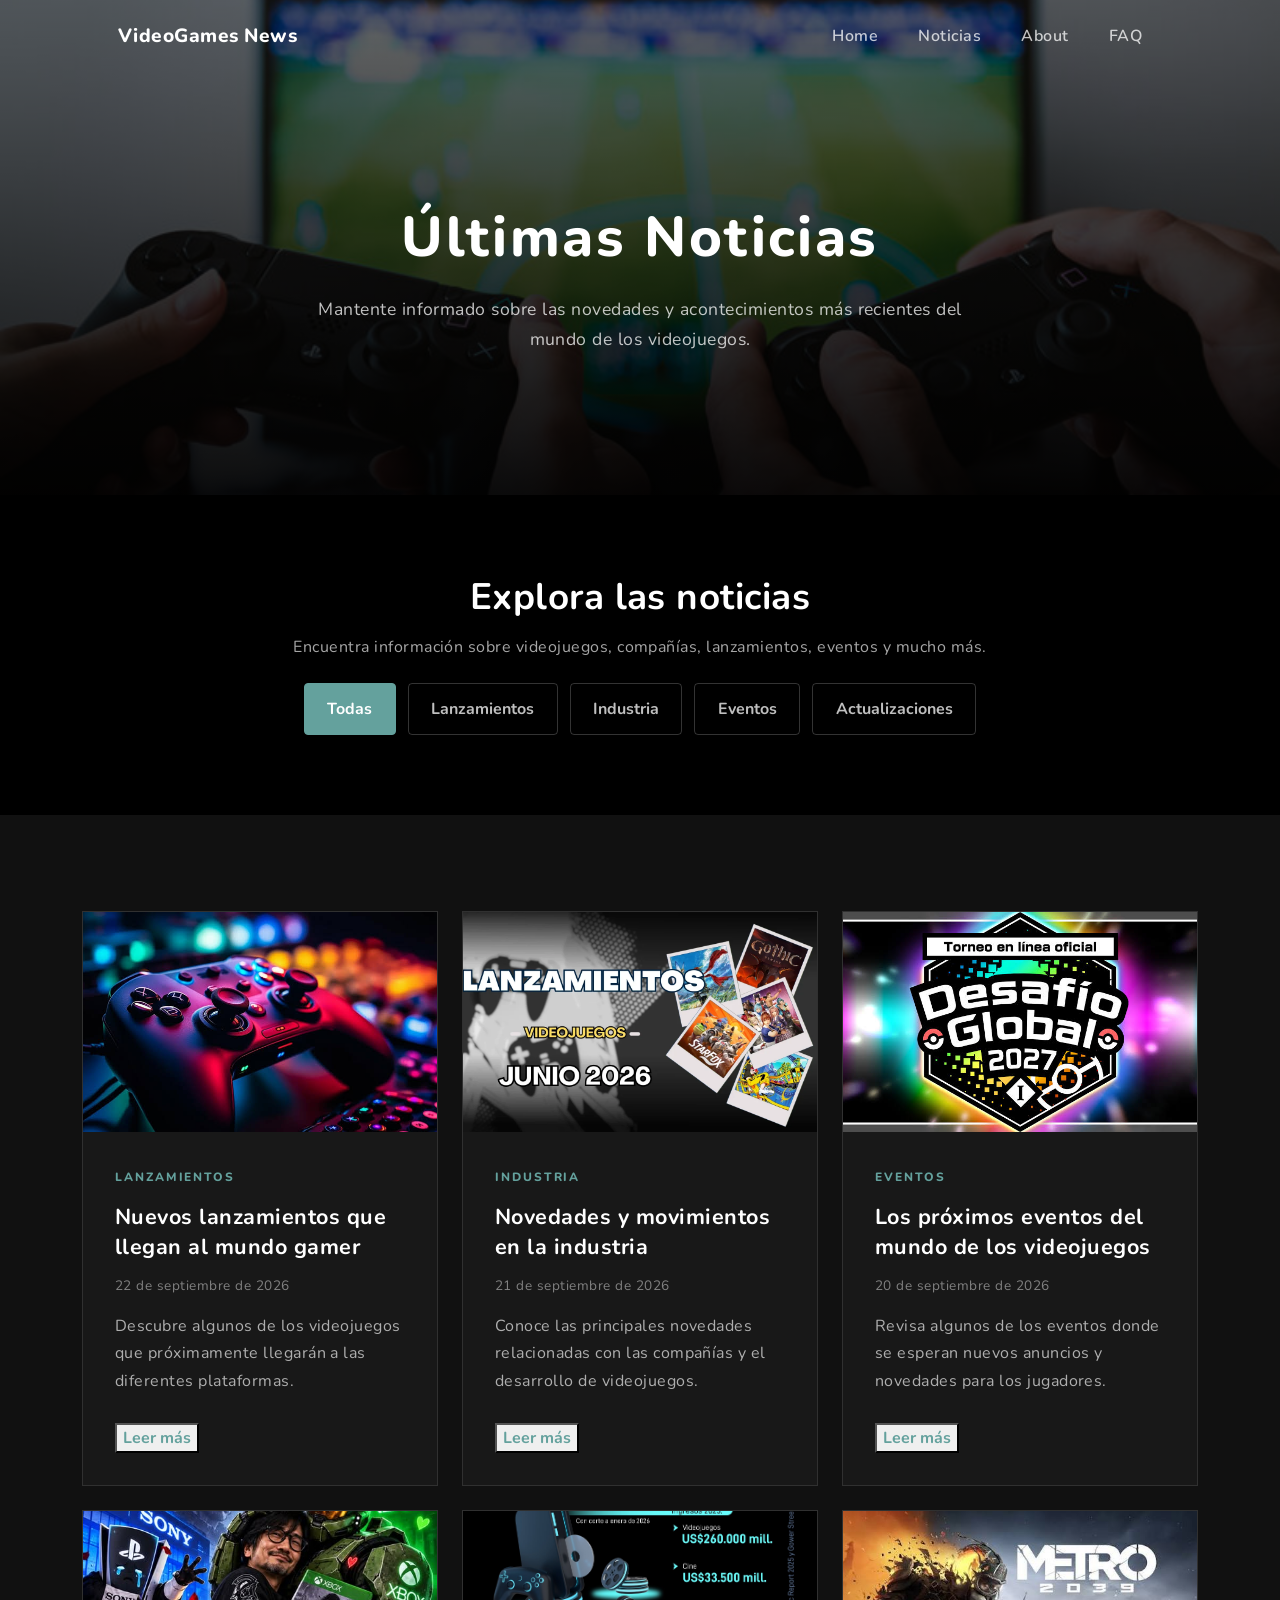
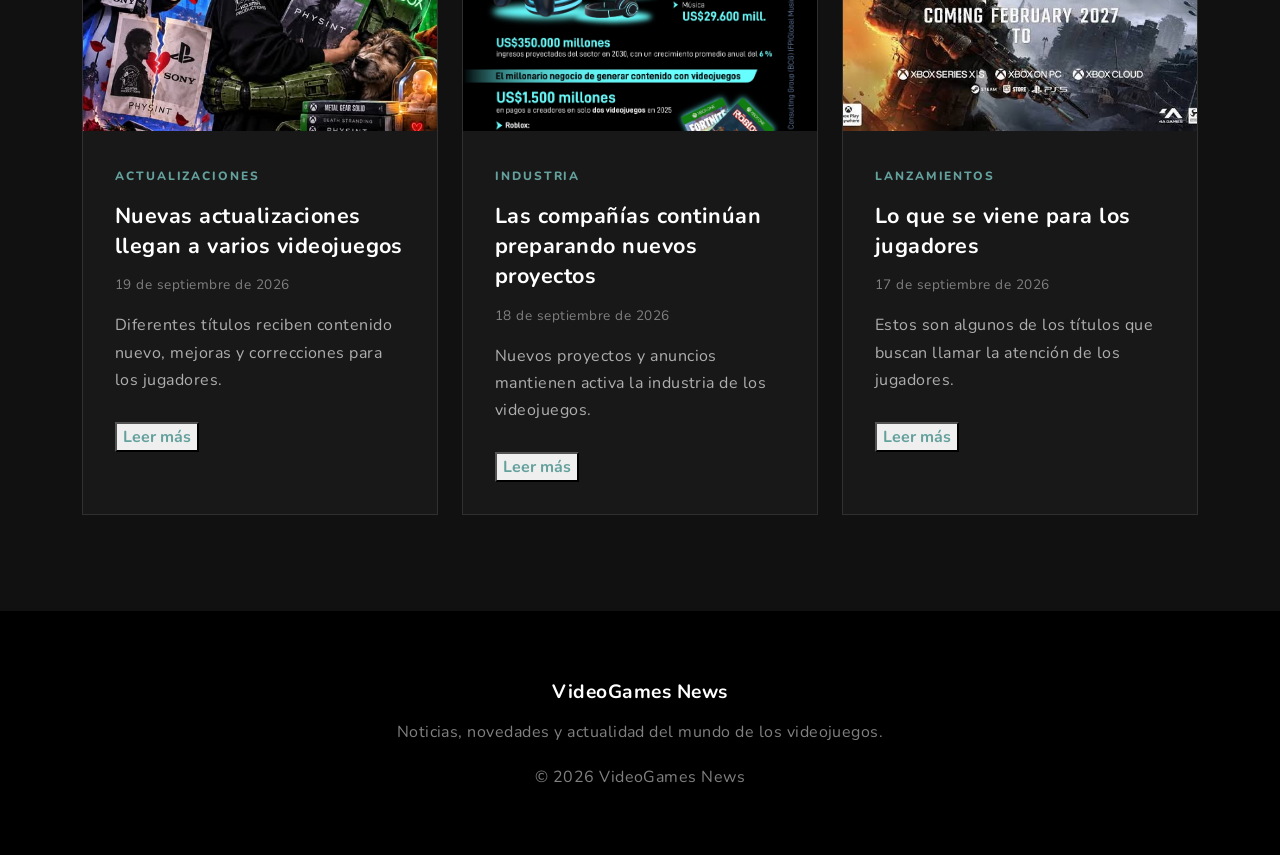
<file: noticias.html>
<!DOCTYPE html>
<html lang="es">
<head>
    <meta charset="utf-8" />
    <meta name="viewport" content="width=device-width, initial-scale=1, shrink-to-fit=no" />

    <meta name="description" content="VideoGames News - Noticias, novedades y actualidad del mundo de los videojuegos." />
    <meta name="author" content="VideoGames News" />

    <title>VideoGames News</title>

    <link rel="icon" type="image/x-icon" href="assets/favicon.ico" />

    <!-- Google Fonts -->
    <link href="https://fonts.googleapis.com/css2?family=Nunito:wght@400;600;700;800&display=swap" rel="stylesheet">

    <!-- Bootstrap Icons -->
    <link href="https://cdn.jsdelivr.net/npm/bootstrap-icons@1.11.3/font/bootstrap-icons.css" rel="stylesheet">

    <!-- Bootstrap -->
    <link href="https://cdn.jsdelivr.net/npm/bootstrap@5.2.3/dist/css/bootstrap.min.css" rel="stylesheet">

    <!-- CSS propio -->
    <link href="css/styles.css" rel="stylesheet" />
</head>

<body id="page-top" class="d-flex flex-column h-100">

    <!-- NAVBAR -->
    <nav class="navbar navbar-expand-lg fixed-top" id="mainNav">
        <div class="container px-4 px-lg-5">

            <a class="navbar-brand" href="index.html">
                VideoGames News
            </a>

            <button class="navbar-toggler" 
                    type="button" 
                    data-bs-toggle="collapse" 
                    data-bs-target="#navbarResponsive"
                    aria-controls="navbarResponsive" 
                    aria-expanded="false" 
                    aria-label="Toggle navigation">
                <i class="bi bi-list"></i>
            </button>

            <div class="collapse navbar-collapse" id="navbarResponsive">
                <ul class="navbar-nav ms-auto">

                    <li class="nav-item">
                        <a class="nav-link" href="index.html">Home</a>
                    </li>

                    <li class="nav-item">
                        <a class="nav-link" href="noticias.html">Noticias</a>
                    </li>

                    <li class="nav-item">
                        <a class="nav-link" href="about.html">About</a>
                    </li>

                    <li class="nav-item">
                        <a class="nav-link" href="faq.html">FAQ</a>
                    </li>

                </ul>
            </div>
        </div>
    </nav>


    <!-- ENCABEZADO -->
    <header class="news-header">

        <div class="container text-center">

            <h1>Últimas Noticias</h1>

            <p>
                Mantente informado sobre las novedades y acontecimientos
                más recientes del mundo de los videojuegos.
            </p>

        </div>

    </header>


    <!-- CATEGORÍAS -->
    <section class="news-categories">

        <div class="container text-center">

            <h2>Explora las noticias</h2>

            <p>
                Encuentra información sobre videojuegos, compañías,
                lanzamientos, eventos y mucho más.
            </p>

            <div class="category-buttons mt-4">

                <button class="news-filter active" data-category="todas">
                    Todas
                </button>

                <button class="news-filter" data-category="lanzamientos">
                    Lanzamientos
                </button>

                <button class="news-filter" data-category="industria">
                    Industria
                </button>

                <button class="news-filter" data-category="eventos">
                    Eventos
                </button>

                <button class="news-filter" data-category="actualizaciones">
                    Actualizaciones
                </button>

            </div>

        </div>

    </section>


    <!-- NOTICIAS -->
    <section class="news-section">

        <div class="container">

            <div class="row g-4" id="newsContainer">


                <!-- NOTICIA 1 -->
                <div class="col-lg-4 col-md-6 news-item"
                    data-category="lanzamientos">

                    <article class="news-card">

                        <img src="assets/img/novedades.jpg"
                            alt="Noticia sobre nuevos lanzamientos">

                        <div class="news-card-body">

                            <span class="news-category">
                                LANZAMIENTOS
                            </span>

                            <h3>
                                Nuevos lanzamientos que llegan al mundo gamer
                            </h3>

                            <p class="news-date">
                                22 de septiembre de 2026
                            </p>

                            <p>
                                Descubre algunos de los videojuegos que
                                próximamente llegarán a las diferentes
                                plataformas.
                            </p>

                            <button class="news-button" data-news="noticia1">
                                Leer más
                            </button>
                            
                        </div>

                    </article>

                </div>


                <!-- NOTICIA 2 -->
                <div class="col-lg-4 col-md-6 news-item"
                    data-category="industria">

                    <article class="news-card">

                        <img src="assets/img/lanzamientos.jpg"
                            alt="Noticia sobre la industria de videojuegos">

                        <div class="news-card-body">

                            <span class="news-category">
                                INDUSTRIA
                            </span>

                            <h3>
                                Novedades y movimientos en la industria
                            </h3>

                            <p class="news-date">
                                21 de septiembre de 2026
                            </p>

                            <p>
                                Conoce las principales novedades relacionadas
                                con las compañías y el desarrollo de videojuegos.
                            </p>

                            <button class="news-button" data-news="noticia2">
                                Leer más
                            </button>

                        </div>

                    </article>

                </div>


                <!-- NOTICIA 3 -->
                <div class="col-lg-4 col-md-6 news-item"
                    data-category="eventos">

                    <article class="news-card">

                        <img src="assets/img/eventos.jpg"
                            alt="Evento relacionado con videojuegos">

                        <div class="news-card-body">

                            <span class="news-category">
                                EVENTOS
                            </span>

                            <h3>
                                Los próximos eventos del mundo de los videojuegos
                            </h3>

                            <p class="news-date">
                                20 de septiembre de 2026
                            </p>

                            <p>
                                Revisa algunos de los eventos donde se esperan
                                nuevos anuncios y novedades para los jugadores.
                            </p>

                            <button class="news-button" data-news="noticia3">
                                Leer más
                            </button>

                        </div>

                    </article>

                </div>


                <!-- NOTICIA 4 -->
                <div class="col-lg-4 col-md-6 news-item"
                    data-category="actualizaciones">

                    <article class="news-card">

                        <img src="assets/img/noticia3.jpg"
                            alt="Actualización de videojuego">

                        <div class="news-card-body">

                            <span class="news-category">
                                ACTUALIZACIONES
                            </span>

                            <h3>
                                Nuevas actualizaciones llegan a varios videojuegos
                            </h3>

                            <p class="news-date">
                                19 de septiembre de 2026
                            </p>

                            <p>
                                Diferentes títulos reciben contenido nuevo,
                                mejoras y correcciones para los jugadores.
                            </p>

                            <button class="news-button" data-news="noticia4">
                                Leer más
                            </button>

                        </div>

                    </article>

                </div>


                <!-- NOTICIA 5 -->
                <div class="col-lg-4 col-md-6 news-item"
                    data-category="industria">

                    <article class="news-card">

                        <img src="assets/img/avances.jpg"
                            alt="Novedades de compañías de videojuegos">

                        <div class="news-card-body">

                            <span class="news-category">
                                INDUSTRIA
                            </span>

                            <h3>
                                Las compañías continúan preparando nuevos proyectos
                            </h3>

                            <p class="news-date">
                                18 de septiembre de 2026
                            </p>

                            <p>
                                Nuevos proyectos y anuncios mantienen activa
                                la industria de los videojuegos.
                            </p>

                            <button class="news-button" data-news="noticia5">
                                Leer más
                            </button>

                        </div>

                    </article>

                </div>


                <!-- NOTICIA 6 -->
                <div class="col-lg-4 col-md-6 news-item"
                    data-category="lanzamientos">

                    <article class="news-card">

                        <img src="assets/img/proximamente.jpg"
                            alt="Próximos videojuegos">

                        <div class="news-card-body">

                            <span class="news-category">
                                LANZAMIENTOS
                            </span>

                            <h3>
                                Lo que se viene para los jugadores
                            </h3>

                            <p class="news-date">
                                17 de septiembre de 2026
                            </p>

                            <p>
                                Estos son algunos de los títulos que buscan
                                llamar la atención de los jugadores.
                            </p>

                            <button class="news-button" data-news="noticia6">
                                Leer más
                            </button>

                        </div>

                    </article>

                </div>

            </div>

        </div>

    </section>

    <!-- MODAL DE NOTICIAS -->

<div class="modal fade" id="newsModal" tabindex="-1" aria-labelledby="newsModalTitle" aria-hidden="true">

    <div class="modal-dialog modal-lg modal-dialog-centered">

        <div class="modal-content news-modal">

            <div class="modal-header">

                <h2 class="modal-title" id="newsModalTitle">
                    Título de la noticia
                </h2>

                <button type="button"
                    class="btn-close btn-close-white"
                    data-bs-dismiss="modal"
                    aria-label="Cerrar">
                </button>

            </div>

            <div class="modal-body">

                <span class="news-modal-category" id="newsModalCategory">
                    CATEGORÍA
                </span>

                <p class="news-modal-date" id="newsModalDate">
                    Fecha
                </p>

                <p id="newsModalText">
                    Contenido de la noticia.
                </p>

            </div>

            <div class="modal-footer">

                <button type="button"
                    class="news-modal-close"
                    data-bs-dismiss="modal">
                    Cerrar
                </button>

            </div>

        </div>

    </div>

</div>

    <!-- FOOTER -->
    <footer class="footer text-center">

        <div class="container">

            <strong>VideoGames News</strong>

            <p class="text-white-50 mb-0 mt-2">
                Noticias, novedades y actualidad del mundo de los videojuegos.
            </p>

            <p class="text-white-50 mt-3 mb-0">
                © 2026 VideoGames News
            </p>

        </div>

    </footer>


    <!-- Bootstrap JS -->
    <script src="https://cdn.jsdelivr.net/npm/bootstrap@5.2.3/dist/js/bootstrap.bundle.min.js"></script>

    <!-- JavaScript propio -->
    <script src="js/scripts.js"></script>

</body>

</html>
</file>
<file: css/styles.css>
/* =========================================
   VIDEOGAMES NEWS - ESTILOS PRINCIPALES
   ========================================= */


/* ---------- CONFIGURACIÓN GENERAL ---------- */

html {
    scroll-padding-top: 4.5rem;
}

body {
    margin: 0;
    font-family: "Nunito", sans-serif;
    letter-spacing: 0.03em;
    background-color: #000;
}

h1,
h2,
h3,
h4,
h5,
h6 {
    font-weight: 700;
}

a {
    text-decoration: none;
}


/* =========================================
   NAVBAR
   ========================================= */

#mainNav {
    min-height: 3.5rem;
    background-color: rgba(0, 0, 0, 0.9);
    transition: background-color 0.3s ease-in-out;
}

#mainNav .navbar-brand {
    color: #fff;
    font-weight: 800;
    font-size: 1.2rem;
}

#mainNav .navbar-toggler {
    padding: 0.75rem;
    color: #fff;
    border: 1px solid rgba(255, 255, 255, 0.5);
}

#mainNav .navbar-toggler:focus {
    outline: none;
    box-shadow: none;
}

#mainNav .nav-link {
    color: rgba(255, 255, 255, 0.75);
    font-weight: 600;
    padding: 1rem;
    transition: color 0.2s ease-in-out;
}

#mainNav .nav-link:hover {
    color: #fff;
}

#mainNav .nav-link.active {
    color: #fff;
}


/* Navbar en pantallas grandes */

@media (min-width: 992px) {

    #mainNav {
        padding-top: 0;
        padding-bottom: 0;
        background-color: transparent;
    }

    #mainNav .navbar-brand {
        padding: 0.5rem 0;
    }

    #mainNav .nav-link {
        padding: 1.5rem 1.25rem;
    }

    #mainNav.navbar-shrink {
        background-color: #000;
    }

}


/* =========================================
   PORTADA / HERO
   ========================================= */

.masthead {
    position: relative;
    width: 100%;
    min-height: 100vh;

    display: flex;
    align-items: center;
    justify-content: center;

    background:
        linear-gradient(
            to bottom,
            rgba(0, 0, 0, 0.2) 0%,
            rgba(0, 0, 0, 0.6) 70%,
            #000 100%
        ),
        url("../assets/img/bg-masthead.jpg");

    background-position: center;
    background-repeat: no-repeat;
    background-size: cover;
}

.masthead h1 {
    font-size: 3rem;
    line-height: 1.2;
    letter-spacing: 0.35rem;
    color: #fff;
    font-weight: 800;
}

.masthead h2 {
    max-width: 40rem;
    font-size: 1.1rem;
    line-height: 1.6;
}

@media (min-width: 768px) {

    .masthead h1 {
        font-size: 4.5rem;
    }

}

@media (min-width: 992px) {

    .masthead h1 {
        font-size: 6rem;
        letter-spacing: 0.6rem;
    }

    .masthead h2 {
        font-size: 1.25rem;
    }

}


/* =========================================
   BOTONES
   ========================================= */

.btn {
    padding: 1rem 1.8rem;
    border: none;
    border-radius: 0.25rem;

    font-size: 0.85rem;
    font-weight: 700;

    text-transform: uppercase;
    letter-spacing: 0.12rem;

    box-shadow: 0 0.2rem 0.4rem rgba(0, 0, 0, 0.2);

    transition: all 0.2s ease-in-out;
}

.btn:hover {
    transform: translateY(-2px);
}


/* Color principal */

.btn-primary {
    background-color: #64a19d;
    border-color: #64a19d;
}

.btn-primary:hover {
    background-color: #4f8582;
    border-color: #4f8582;
}


/* =========================================
   SECCIÓN PRESENTACIÓN
   ========================================= */

.about-section {
    padding: 8rem 0 6rem;

    background:
        linear-gradient(
            to bottom,
            #000 0%,
            rgba(0, 0, 0, 0.95) 70%,
            rgba(0, 0, 0, 0.85) 100%
        );
}

.about-section h2 {
    color: #fff;
    font-size: 2rem;
    margin-bottom: 1.5rem;
}

.about-section p {
    margin-bottom: 0;
    font-size: 1.05rem;
    line-height: 1.8;
}


/* =========================================
   SECCIÓN DE NOTICIAS
   ========================================= */

.projects-section {
    position: relative;
    padding: 7rem 0;

    background:
        linear-gradient(
            rgba(0, 0, 0, 0.88),
            rgba(0, 0, 0, 0.94)
        ),
        url("../assets/img/bg-noticias.jpg");

    background-position: center;
    background-repeat: no-repeat;
    background-size: cover;
    background-attachment: fixed;
}

.projects-section .section-title {
    color: #fff;
}


.projects-section .text-muted {
    color: rgba(255, 255, 255, 0.7) !important;
}


/* Tarjetas de noticias */

.projects-section .project-text {
    padding: 2.5rem;
}

.projects-section h4 {
    font-size: 1.5rem;
    margin-bottom: 1rem;
}

.projects-section p {
    line-height: 1.7;
}


/* Imágenes de noticias */

.projects-section img {
    width: 100%;
    height: 100%;
    object-fit: cover;
}


/* En pantallas grandes */

@media (min-width: 992px) {

    .projects-section .project-text {
        padding: 4rem;
    }

}


/* =========================================
   FOOTER
   ========================================= */

.footer {
    padding: 4rem 0;
    background-color: #000;
}

.footer strong {
    color: #fff;
    font-size: 1.2rem;
}

.footer {
    line-height: 1.8;
}


/* =========================================
   RESPONSIVE
   ========================================= */

@media (max-width: 767px) {

    .masthead {
        min-height: 90vh;
    }

    .masthead h1 {
        font-size: 2.5rem;
        letter-spacing: 0.2rem;
    }

    .masthead h2 {
        font-size: 1rem;
        padding: 0 1rem;
    }

    .about-section {
        padding: 6rem 1rem 4rem;
    }

    .projects-section {
        padding: 5rem 1rem;
    }

    .projects-section .project-text {
        padding: 2rem;
    }

}
/* =========================================
   CATEGORÍAS
   ========================================= */

.categories-section {
    padding: 7rem 0;
    background-color: #111;
    color: #fff;
}

.categories-section h2 {
    font-size: 2.3rem;
    margin-bottom: 1rem;
}

.categories-section p {
    color: rgba(255, 255, 255, 0.6);
}

.category-item {
    padding: 2rem 1rem;
    border: 1px solid rgba(255, 255, 255, 0.15);
    border-radius: 0.25rem;
    transition: all 0.3s ease;
}

.category-item:hover {
    transform: translateY(-5px);
    background-color: rgba(255, 255, 255, 0.05);
}

.category-item i {
    display: block;
    font-size: 2.5rem;
    margin-bottom: 1rem;
}

.category-item h5 {
    margin: 0;
    font-size: 1.1rem;
}

/* =========================================
   ABOUT
   ========================================= */

.about-header {
    min-height: 55vh;
    padding-top: 9rem;
    padding-bottom: 5rem;

    display: flex;
    align-items: center;
    justify-content: center;

    background:
        linear-gradient(
            rgba(0, 0, 0, 0.65),
            rgba(0, 0, 0, 0.95)
        ),
        url("../assets/img/bg-masthead.jpg");

    background-position: center;
    background-size: cover;
    background-repeat: no-repeat;

    color: #fff;
}

.about-header h1 {
    font-size: 3rem;
    font-weight: 800;
    letter-spacing: 0.15rem;
    margin-bottom: 1.5rem;
}

.about-header p {
    max-width: 700px;
    margin: 0 auto;
    color: rgba(255, 255, 255, 0.75);
    font-size: 1.1rem;
    line-height: 1.7;
}


/* SECCIONES CLARAS */

.about-info-section {
    padding: 7rem 0;
    background-color: #000;
    color: #fff;
}

.about-info-section h2,
.about-dark-section h2,
.about-team-section h2 {
    font-size: 2.3rem;
    margin-bottom: 1.5rem;
    font-weight: 700;
}

.about-info-section p,
.about-dark-section p,
.about-team-section p {
    color: rgba(255, 255, 255, 0.7);
    line-height: 1.8;
    font-size: 1.05rem;
}


/* ICONOS GRANDES */

.about-icon {
    display: inline-block;
    font-size: 3rem;
    margin-bottom: 1.5rem;
    color: #64a19d;
}

.about-big-icon {
    font-size: 9rem;
    color: #64a19d;
}


/* SECCIONES OSCURAS */

.about-dark-section {
    padding: 7rem 0;
    background-color: #111;
    color: #fff;
}


/* PLATAFORMAS */

.about-platform-text {
    max-width: 800px;
    margin-left: auto;
    margin-right: auto;
}

.platform-box {
    padding: 2rem 1rem;

    border: 1px solid rgba(255, 255, 255, 0.15);
    border-radius: 0.25rem;

    transition: all 0.3s ease;
}

.platform-box:hover {
    transform: translateY(-5px);
    background-color: rgba(255, 255, 255, 0.05);
}

.platform-box i {
    display: block;
    font-size: 2.5rem;
    margin-bottom: 1rem;
    color: #64a19d;
}

.platform-box h5 {
    margin: 0;
}


/* EQUIPO */

.about-team-section {
    padding: 7rem 0;
    background-color: #000;
    color: #fff;
}

.team-description {
    max-width: 800px;
    margin: 0 auto;
}

.team-card {
    height: 100%;
    padding: 2.5rem 2rem;

    border: 1px solid rgba(255, 255, 255, 0.15);
    background-color: #111;

    transition: all 0.3s ease;
}

.team-card:hover {
    transform: translateY(-5px);
    border-color: rgba(100, 161, 157, 0.6);
}

.team-card > i {
    font-size: 4rem;
    color: #64a19d;
    margin-bottom: 1.5rem;
}

.team-card h3 {
    margin-bottom: 1rem;
}

.team-card p {
    font-size: 0.95rem;
}


/* RESPONSIVE ABOUT */

@media (max-width: 767px) {

    .about-header {
        min-height: 50vh;
        padding-top: 8rem;
    }

    .about-header h1 {
        font-size: 2.3rem;
    }

    .about-info-section,
    .about-dark-section,
    .about-team-section {
        padding: 5rem 1rem;
    }

    .about-big-icon {
        font-size: 6rem;
    }

}

/* =========================================
   NOTICIAS
   ========================================= */

.news-header {
    min-height: 55vh;
    padding-top: 9rem;
    padding-bottom: 5rem;

    display: flex;
    align-items: center;
    justify-content: center;

    background:
        linear-gradient(
            rgba(0, 0, 0, 0.6),
            rgba(0, 0, 0, 0.95)
        ),
        url("../assets/img/bg-noticias.jpg");

    background-position: center;
    background-size: cover;
    background-repeat: no-repeat;

    color: #fff;
}

.news-header h1 {
    font-size: 3.5rem;
    font-weight: 800;
    letter-spacing: 0.15rem;
    margin-bottom: 1.5rem;
}

.news-header p {
    max-width: 700px;
    margin: 0 auto;

    color: rgba(255, 255, 255, 0.75);

    font-size: 1.1rem;
    line-height: 1.7;
}


/* CATEGORÍAS */

.news-categories {
    padding: 5rem 0;

    background-color: #000;
    color: #fff;
}

.news-categories h2 {
    font-size: 2.3rem;
    margin-bottom: 1rem;
}

.news-categories > .container > p {
    color: rgba(255, 255, 255, 0.65);
}


/* BOTONES DE FILTRO */

.category-buttons {
    display: flex;
    flex-wrap: wrap;
    justify-content: center;
    gap: 0.75rem;
}

.news-filter {
    padding: 0.8rem 1.4rem;

    border: 1px solid rgba(255, 255, 255, 0.2);
    border-radius: 0.25rem;

    background-color: transparent;
    color: rgba(255, 255, 255, 0.75);

    font-family: "Nunito", sans-serif;
    font-weight: 700;

    transition: all 0.2s ease;
}

.news-filter:hover,
.news-filter.active {
    background-color: #64a19d;
    border-color: #64a19d;
    color: #fff;
}


/* CONTENEDOR DE NOTICIAS */

.news-section {
    padding: 6rem 0;

    background-color: #111;
}


/* TARJETA */

.news-card {
    height: 100%;

    overflow: hidden;

    background-color: #181818;

    border: 1px solid rgba(255, 255, 255, 0.1);

    transition: transform 0.3s ease,
                border-color 0.3s ease;
}

.news-card:hover {
    transform: translateY(-6px);

    border-color: rgba(100, 161, 157, 0.6);
}


/* IMAGEN */

.news-card img {
    width: 100%;
    height: 220px;

    object-fit: cover;

    display: block;
}


/* CONTENIDO */

.news-card-body {
    padding: 2rem;
    color: #fff;
}

.news-category {
    display: inline-block;

    margin-bottom: 1rem;

    color: #64a19d;

    font-size: 0.75rem;
    font-weight: 800;

    letter-spacing: 0.12rem;
}

.news-card h3 {
    font-size: 1.35rem;
    line-height: 1.4;

    margin-bottom: 0.75rem;
}

.news-date {
    color: rgba(255, 255, 255, 0.45) !important;

    font-size: 0.85rem !important;

    margin-bottom: 1rem;
}

.news-card-body p {
    color: rgba(255, 255, 255, 0.65);

    line-height: 1.7;
}


/* BOTÓN LEER MÁS */

.news-button {
    display: inline-block;

    margin-top: 0.75rem;

    color: #64a19d;

    font-weight: 700;

    transition: color 0.2s ease;
}

.news-button:hover {
    color: #fff;
}


/* RESPONSIVE */

@media (max-width: 767px) {

    .news-header {
        min-height: 50vh;
        padding-top: 8rem;
    }

    .news-header h1 {
        font-size: 2.5rem;
    }

    .news-header p {
        font-size: 1rem;
        padding: 0 1rem;
    }

    .news-categories,
    .news-section {
        padding: 5rem 1rem;
    }

    .news-card img {
        height: 200px;
    }

}

/* =========================================
   MODAL DE NOTICIAS
   ========================================= */

.news-modal {
    background-color: #181818;
    color: #fff;

    border: 1px solid rgba(255, 255, 255, 0.15);
    border-radius: 0.25rem;
}

.news-modal .modal-header {
    padding: 1.5rem 2rem;

    border-bottom: 1px solid rgba(255, 255, 255, 0.1);
}

.news-modal .modal-title {
    font-size: 1.8rem;
    font-weight: 800;
}

.news-modal .modal-body {
    padding: 2rem;
}

.news-modal-category {
    display: inline-block;

    margin-bottom: 0.5rem;

    color: #64a19d;

    font-size: 0.8rem;
    font-weight: 800;

    letter-spacing: 0.12rem;
}

.news-modal-date {
    color: rgba(255, 255, 255, 0.45) !important;

    font-size: 0.9rem !important;
}

.news-modal #newsModalText {
    color: rgba(255, 255, 255, 0.75);

    line-height: 1.8;

    font-size: 1.05rem;
}

.news-modal .modal-footer {
    border-top: 1px solid rgba(255, 255, 255, 0.1);
}

.news-modal-close {
    padding: 0.7rem 1.4rem;

    border: 1px solid rgba(255, 255, 255, 0.2);
    border-radius: 0.25rem;

    background-color: transparent;
    color: #fff;

    font-family: "Nunito", sans-serif;
    font-weight: 700;

    transition: all 0.2s ease;
}

.news-modal-close:hover {
    background-color: #64a19d;
    border-color: #64a19d;
}

/* =========================
   FAQ - ACORDEÓN OSCURO
   ========================= */

#faqAccordion .accordion-item {
    background-color: #111111;
    border: 1px solid #333333;
    color: #ffffff;
}

#faqAccordion .accordion-button {
    background-color: #111111;
    color: #ffffff;
    font-weight: 700;
    box-shadow: none;
}

#faqAccordion .accordion-button:not(.collapsed) {
    background-color: #1c1c1c;
    color: #ffffff;
    box-shadow: none;
}

#faqAccordion .accordion-button:focus {
    box-shadow: none;
}

#faqAccordion .accordion-body {
    background-color: #151515;
    color: rgba(255, 255, 255, 0.75);
}

#faqAccordion .accordion-button::after {
    filter: invert(1);
}
</file>
